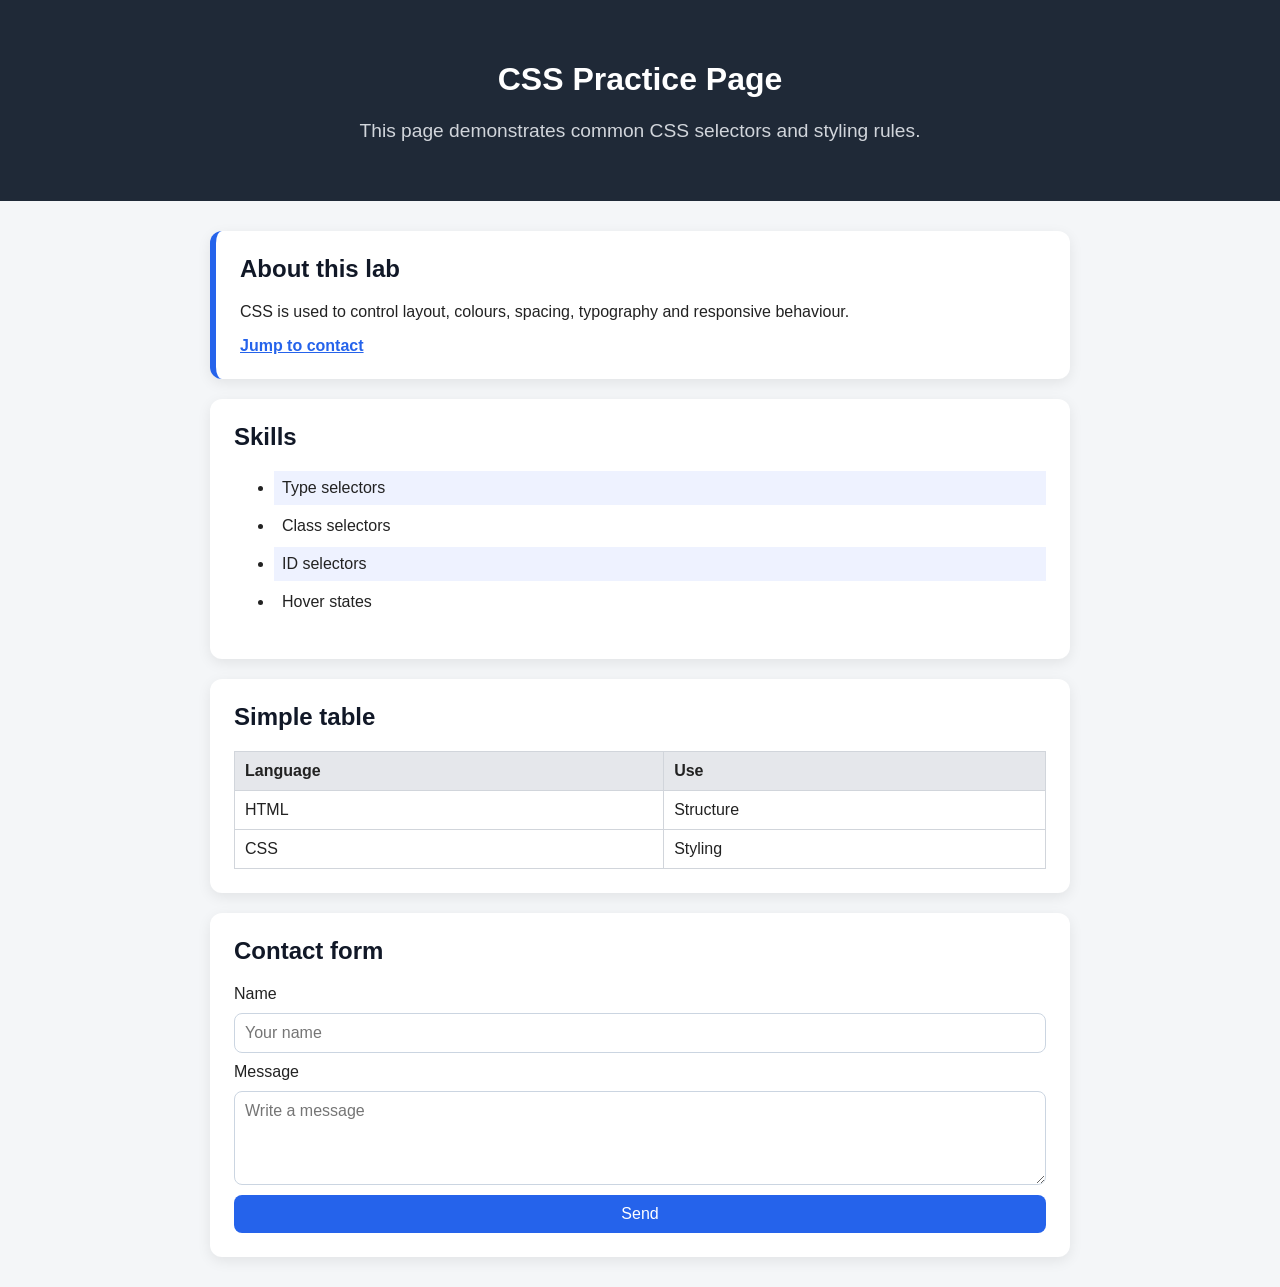
<file: lab-2.2-css/index.html>
<!DOCTYPE html>
<html lang="en">
<head>
  <meta charset="UTF-8">
  <meta name="viewport" content="width=device-width, initial-scale=1.0">
  <title>Lab 2.2 - CSS</title>
  <link rel="stylesheet" href="style.css">
</head>
<body>
  <header id="top">
    <h1>CSS Practice Page</h1>
    <p class="intro">This page demonstrates common CSS selectors and styling rules.</p>
  </header>

  <main>
    <section class="card highlight">
      <h2>About this lab</h2>
      <p>CSS is used to control layout, colours, spacing, typography and responsive behaviour.</p>
      <a href="#contact">Jump to contact</a>
    </section>

    <section class="card">
      <h2>Skills</h2>
      <ul class="skills-list">
        <li>Type selectors</li>
        <li>Class selectors</li>
        <li>ID selectors</li>
        <li>Hover states</li>
      </ul>
    </section>

    <section class="card">
      <h2>Simple table</h2>
      <table>
        <tr><th>Language</th><th>Use</th></tr>
        <tr><td>HTML</td><td>Structure</td></tr>
        <tr><td>CSS</td><td>Styling</td></tr>
      </table>
    </section>

    <section id="contact" class="card">
      <h2>Contact form</h2>
      <form>
        <label for="name">Name</label>
        <input id="name" type="text" placeholder="Your name">
        <label for="message">Message</label>
        <textarea id="message" rows="4" placeholder="Write a message"></textarea>
        <button type="submit">Send</button>
      </form>
    </section>
  </main>
</body>
</html>
</file>
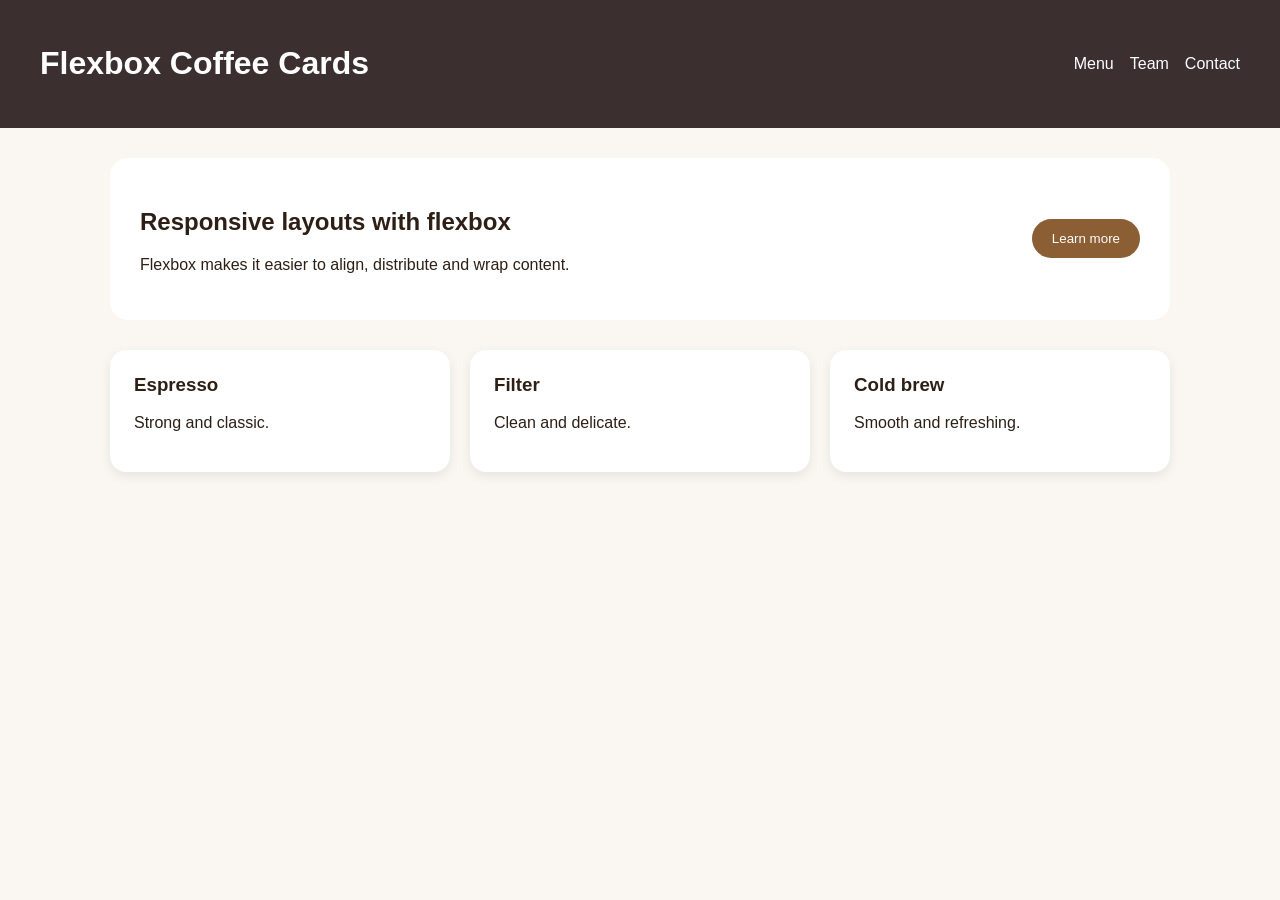
<file: lab-2.3-flexbox/index.html>
<!DOCTYPE html>
<html lang="en">
<head>
  <meta charset="UTF-8">
  <meta name="viewport" content="width=device-width, initial-scale=1.0">
  <title>Lab 2.3 - Flexbox</title>
  <link rel="stylesheet" href="style.css">
</head>
<body>
  <header class="site-header">
    <h1>Flexbox Coffee Cards</h1>
    <nav>
      <a href="#menu">Menu</a>
      <a href="#team">Team</a>
      <a href="#contact">Contact</a>
    </nav>
  </header>

  <main>
    <section class="hero">
      <div>
        <h2>Responsive layouts with flexbox</h2>
        <p>Flexbox makes it easier to align, distribute and wrap content.</p>
      </div>
      <button>Learn more</button>
    </section>

    <section id="menu" class="cards">
      <article class="card"><h3>Espresso</h3><p>Strong and classic.</p></article>
      <article class="card"><h3>Filter</h3><p>Clean and delicate.</p></article>
      <article class="card"><h3>Cold brew</h3><p>Smooth and refreshing.</p></article>
    </section>
  </main>
</body>
</html>
</file>
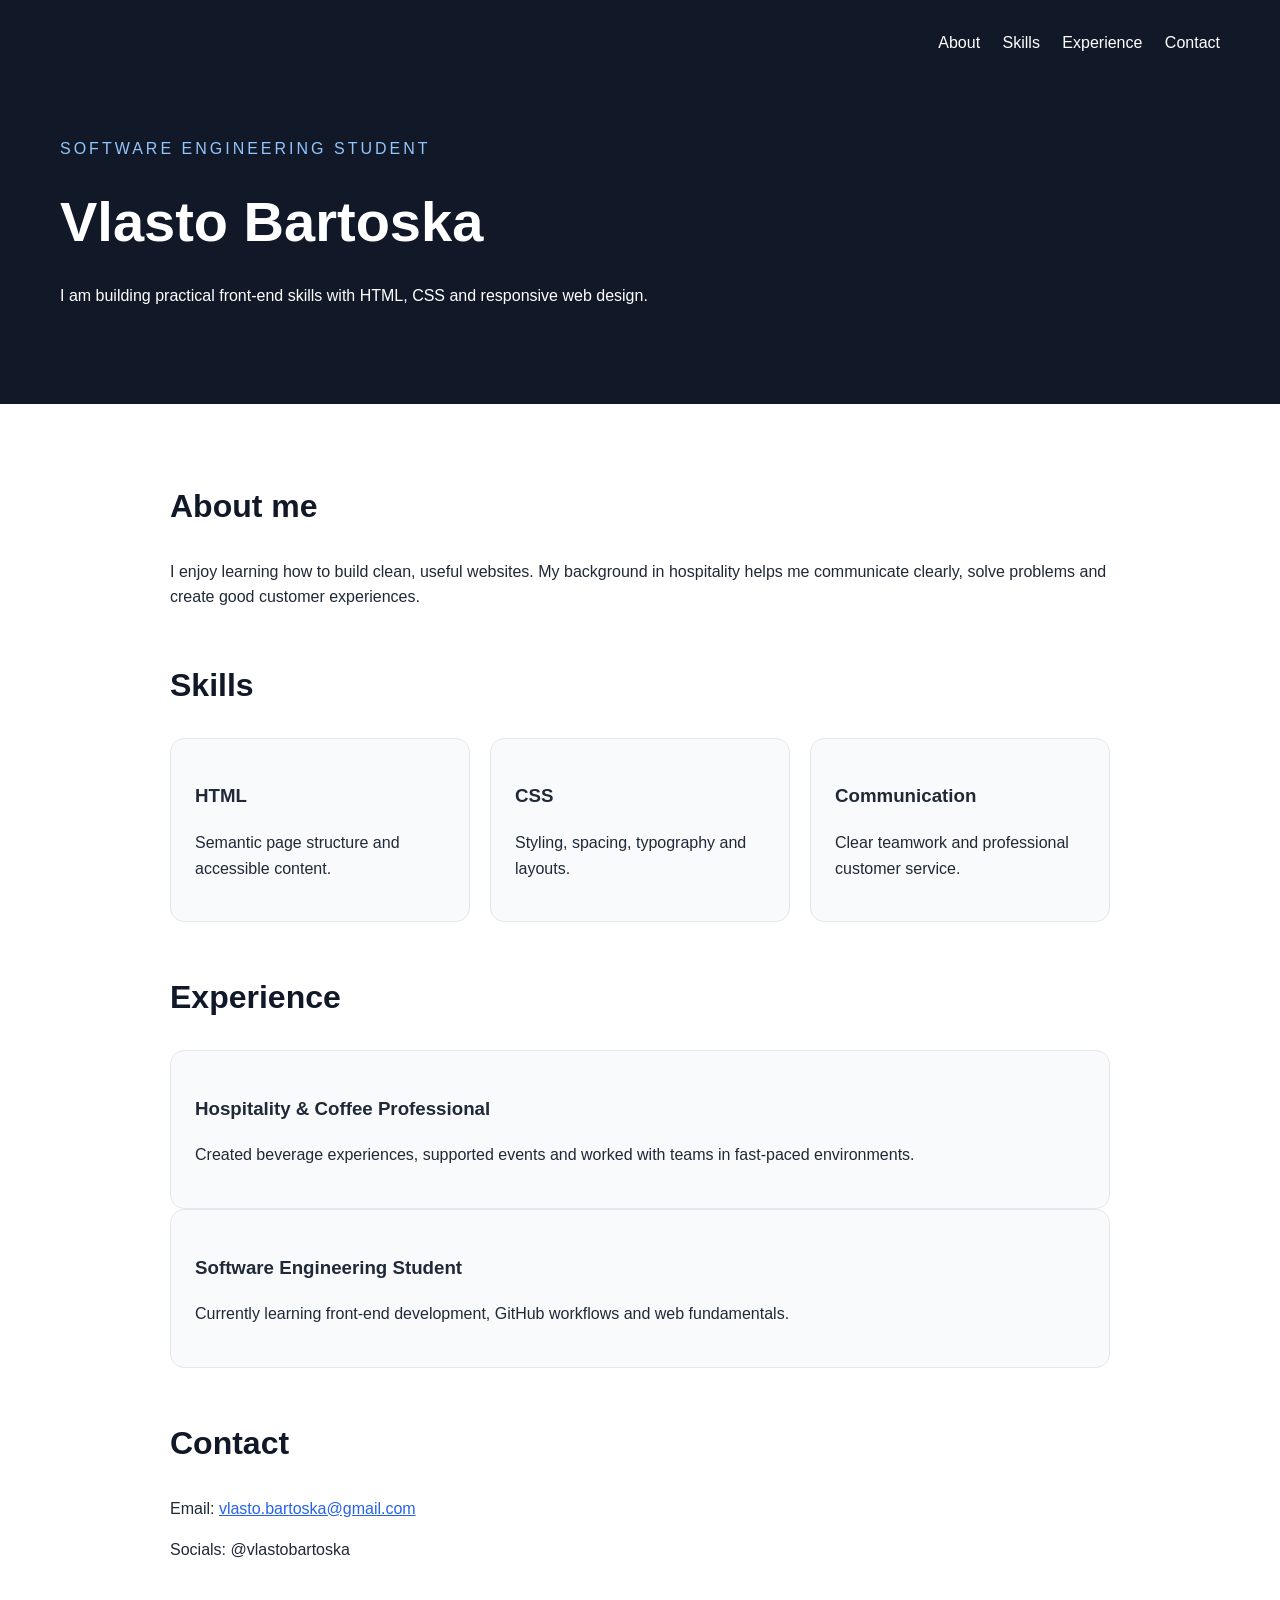
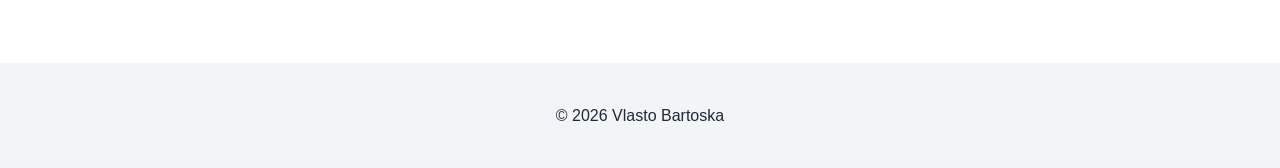
<file: lab-2.4-build-your-own-website/index.html>
<!DOCTYPE html>
<html lang="en">
<head>
  <meta charset="UTF-8">
  <meta name="viewport" content="width=device-width, initial-scale=1.0">
  <title>Vlasto Bartoska - Resume Website</title>
  <link rel="stylesheet" href="style.css">
</head>
<body>
  <header class="hero">
    <nav>
      <a href="#about">About</a>
      <a href="#skills">Skills</a>
      <a href="#experience">Experience</a>
      <a href="#contact">Contact</a>
    </nav>
    <div class="hero-content">
      <p class="eyebrow">Software Engineering Student</p>
      <h1>Vlasto Bartoska</h1>
      <p>I am building practical front-end skills with HTML, CSS and responsive web design.</p>
    </div>
  </header>

  <main>
    <section id="about">
      <h2>About me</h2>
      <p>I enjoy learning how to build clean, useful websites. My background in hospitality helps me communicate clearly, solve problems and create good customer experiences.</p>
    </section>

    <section id="skills">
      <h2>Skills</h2>
      <div class="skill-grid">
        <article><h3>HTML</h3><p>Semantic page structure and accessible content.</p></article>
        <article><h3>CSS</h3><p>Styling, spacing, typography and layouts.</p></article>
        <article><h3>Communication</h3><p>Clear teamwork and professional customer service.</p></article>
      </div>
    </section>

    <section id="experience">
      <h2>Experience</h2>
      <article class="job">
        <h3>Hospitality & Coffee Professional</h3>
        <p>Created beverage experiences, supported events and worked with teams in fast-paced environments.</p>
      </article>
      <article class="job">
        <h3>Software Engineering Student</h3>
        <p>Currently learning front-end development, GitHub workflows and web fundamentals.</p>
      </article>
    </section>

    <section id="contact">
      <h2>Contact</h2>
      <p>Email: <a href="mailto:vlasto.bartoska@gmail.com">vlasto.bartoska@gmail.com</a></p>
      <p>Socials: @vlastobartoska</p>
    </section>
  </main>

  <footer>
    <p>&copy; 2026 Vlasto Bartoska</p>
  </footer>
</body>
</html>
</file>
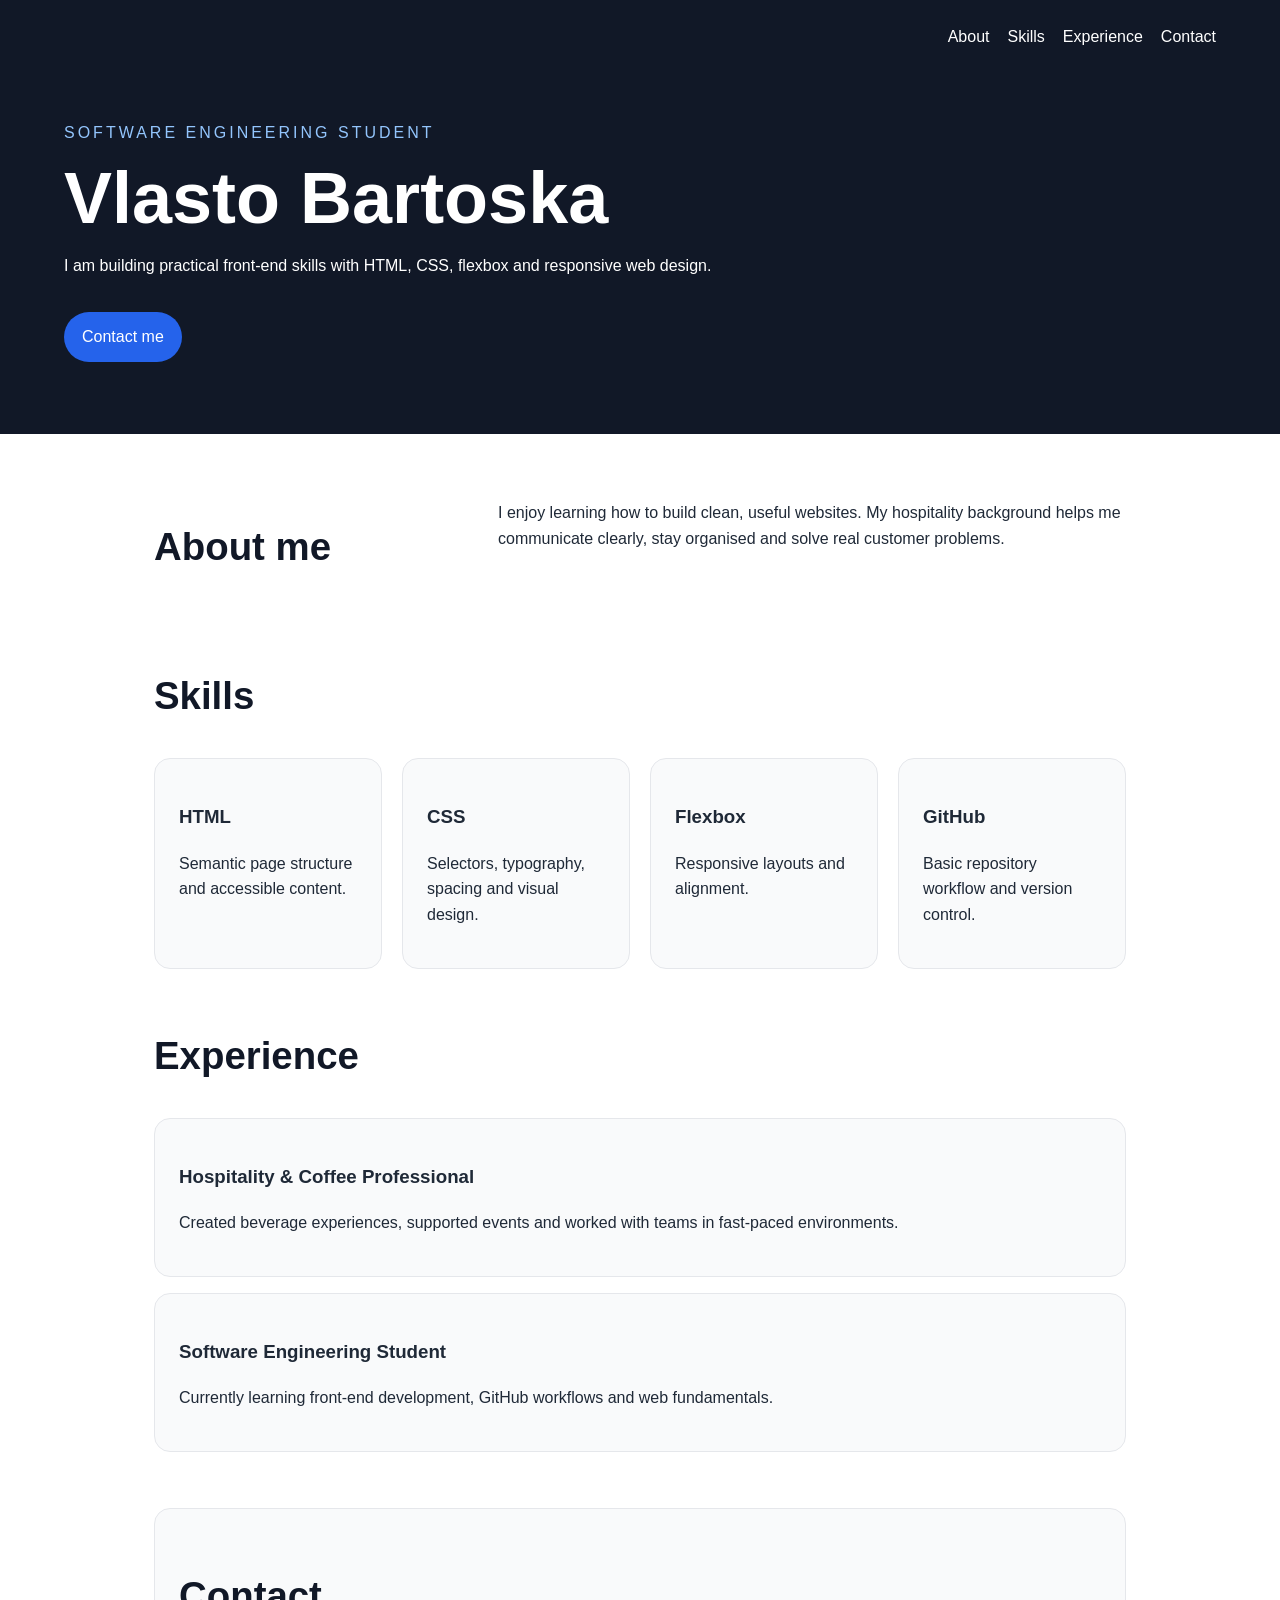
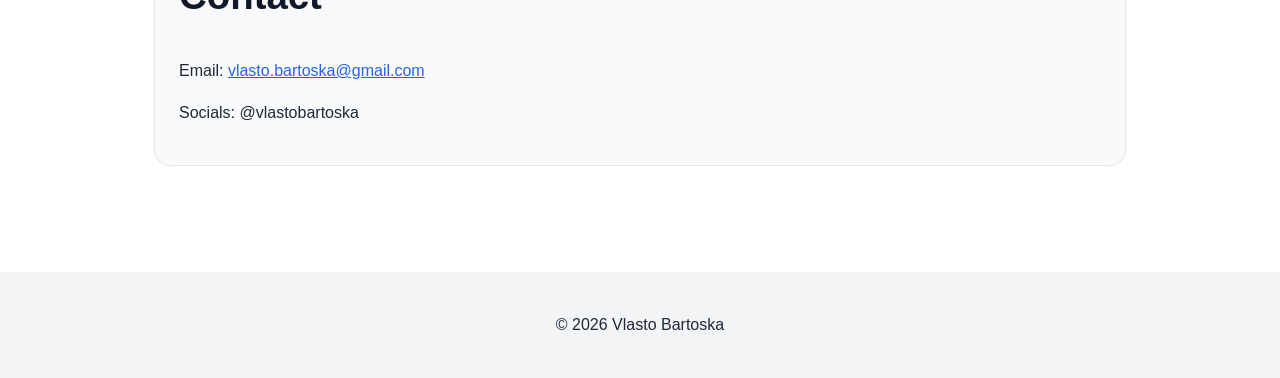
<file: lab-2.5-responsive-website/index.html>
<!DOCTYPE html>
<html lang="en">
<head>
  <meta charset="UTF-8">
  <meta name="viewport" content="width=device-width, initial-scale=1.0">
  <title>Vlasto Bartoska - Responsive Resume</title>
  <link rel="stylesheet" href="style.css">
</head>
<body>
  <header class="hero">
    <nav>
      <a href="#about">About</a>
      <a href="#skills">Skills</a>
      <a href="#experience">Experience</a>
      <a href="#contact">Contact</a>
    </nav>
    <div class="hero-content">
      <p class="eyebrow">Software Engineering Student</p>
      <h1>Vlasto Bartoska</h1>
      <p>I am building practical front-end skills with HTML, CSS, flexbox and responsive web design.</p>
      <a class="button" href="#contact">Contact me</a>
    </div>
  </header>

  <main>
    <section id="about" class="two-column">
      <div>
        <h2>About me</h2>
      </div>
      <p>I enjoy learning how to build clean, useful websites. My hospitality background helps me communicate clearly, stay organised and solve real customer problems.</p>
    </section>

    <section id="skills">
      <h2>Skills</h2>
      <div class="skill-grid">
        <article><h3>HTML</h3><p>Semantic page structure and accessible content.</p></article>
        <article><h3>CSS</h3><p>Selectors, typography, spacing and visual design.</p></article>
        <article><h3>Flexbox</h3><p>Responsive layouts and alignment.</p></article>
        <article><h3>GitHub</h3><p>Basic repository workflow and version control.</p></article>
      </div>
    </section>

    <section id="experience">
      <h2>Experience</h2>
      <article class="job">
        <h3>Hospitality & Coffee Professional</h3>
        <p>Created beverage experiences, supported events and worked with teams in fast-paced environments.</p>
      </article>
      <article class="job">
        <h3>Software Engineering Student</h3>
        <p>Currently learning front-end development, GitHub workflows and web fundamentals.</p>
      </article>
    </section>

    <section id="contact" class="contact-box">
      <h2>Contact</h2>
      <p>Email: <a href="mailto:vlasto.bartoska@gmail.com">vlasto.bartoska@gmail.com</a></p>
      <p>Socials: @vlastobartoska</p>
    </section>
  </main>

  <footer>
    <p>&copy; 2026 Vlasto Bartoska</p>
  </footer>
</body>
</html>
</file>
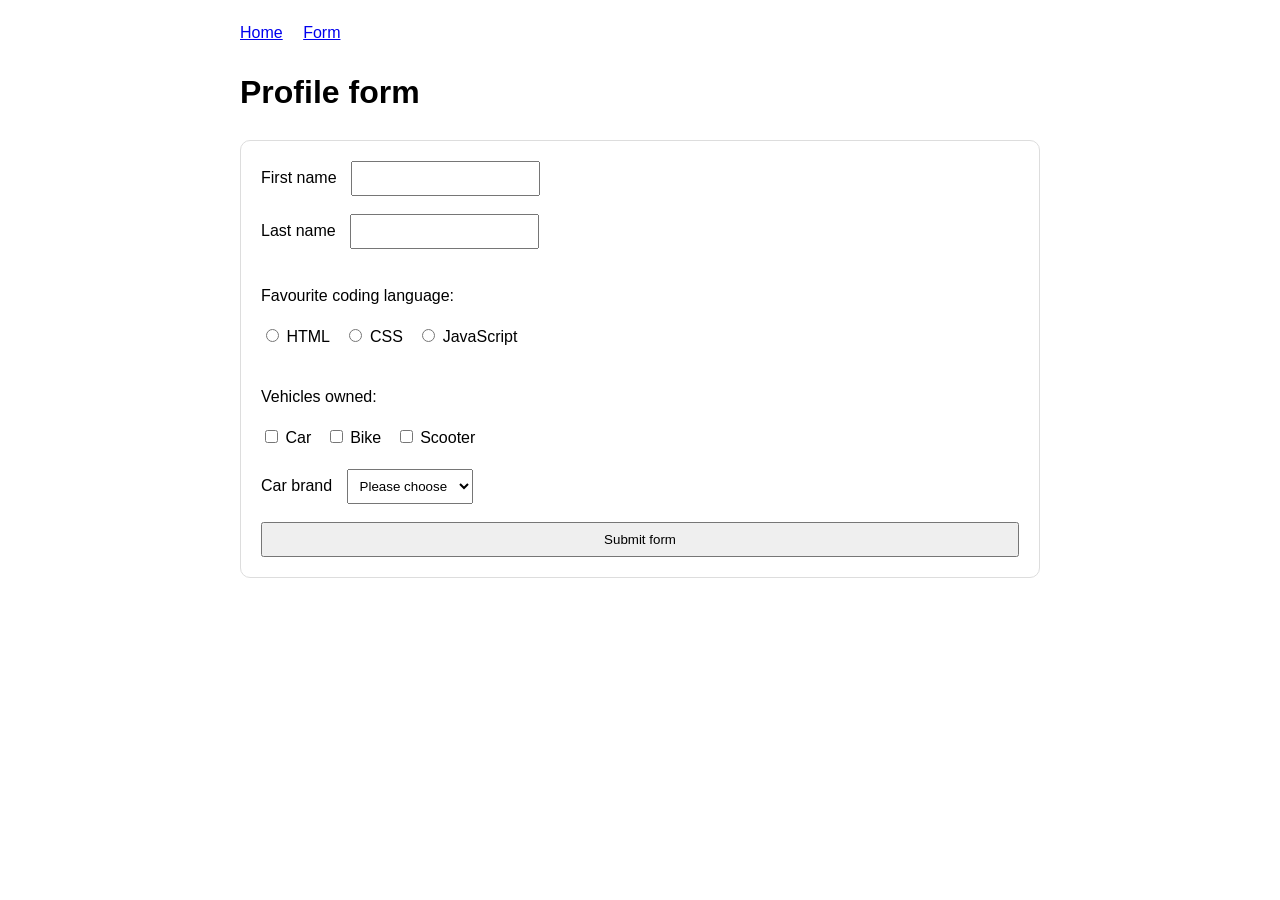
<file: lab-2.1-html/form.html>
<!DOCTYPE html>
<html lang="en">
<head>
  <meta charset="UTF-8">
  <meta name="viewport" content="width=device-width, initial-scale=1.0">
  <title>Lab 2.1 - Form</title>
  <style>
    body { font-family: Arial, sans-serif; max-width: 800px; margin: auto; padding: 20px; line-height: 1.6; }
    nav a { margin-right: 16px; }
    form { display: grid; gap: 18px; padding: 20px; border: 1px solid #ddd; border-radius: 10px; }
    label { margin-right: 10px; }
    input, select, button { padding: 8px; }
  </style>
</head>
<body>
  <nav>
    <a href="index.html">Home</a>
    <a href="form.html">Form</a>
  </nav>

  <h1>Profile form</h1>
  <form method="POST" action="http://127.0.0.1:5500/form.html">
    <div>
      <label for="first-name">First name</label>
      <input id="first-name" name="firstName" type="text" required>
    </div>
    <div>
      <label for="last-name">Last name</label>
      <input id="last-name" name="lastName" type="text" required>
    </div>

    <div>
      <p>Favourite coding language:</p>
      <label><input type="radio" name="language" value="html"> HTML</label>
      <label><input type="radio" name="language" value="css"> CSS</label>
      <label><input type="radio" name="language" value="javascript"> JavaScript</label>
    </div>

    <div>
      <p>Vehicles owned:</p>
      <label><input type="checkbox" name="vehicle" value="car"> Car</label>
      <label><input type="checkbox" name="vehicle" value="bike"> Bike</label>
      <label><input type="checkbox" name="vehicle" value="scooter"> Scooter</label>
    </div>

    <div>
      <label for="car-brand">Car brand</label>
      <select id="car-brand" name="carBrand">
        <option value="">Please choose</option>
        <option value="toyota">Toyota</option>
        <option value="mazda">Mazda</option>
        <option value="hyundai">Hyundai</option>
      </select>
    </div>

    <button type="submit">Submit form</button>
  </form>
</body>
</html>
</file>
<file: lab-2.2-css/style.css>
* { box-sizing: border-box; }
body { margin: 0; font-family: Arial, sans-serif; background: #f4f6f8; color: #222; }
#top { background: #1f2937; color: white; padding: 40px 20px; text-align: center; }
.intro { font-size: 1.2rem; color: #d1d5db; }
main { max-width: 900px; margin: 30px auto; padding: 0 20px; }
.card { background: white; padding: 24px; margin-bottom: 20px; border-radius: 12px; box-shadow: 0 4px 14px rgba(0,0,0,0.08); }
.card h2 { margin-top: 0; color: #111827; }
.highlight { border-left: 6px solid #2563eb; }
a { color: #2563eb; font-weight: bold; }
a:hover { color: #1d4ed8; text-decoration: none; }
.skills-list li:nth-child(odd) { background: #eef2ff; }
.skills-list li { padding: 8px; margin: 4px 0; }
table { width: 100%; border-collapse: collapse; }
th, td { border: 1px solid #d1d5db; padding: 10px; text-align: left; }
th { background: #e5e7eb; }
form { display: grid; gap: 10px; }
input, textarea, button { font: inherit; padding: 10px; border: 1px solid #cbd5e1; border-radius: 8px; }
button { background: #2563eb; color: white; cursor: pointer; border: none; }
button:hover { background: #1d4ed8; }
</file>
<file: lab-2.3-flexbox/style.css>
* { box-sizing: border-box; }
body { margin: 0; font-family: Arial, sans-serif; background: #faf7f2; color: #2d1f16; }
.site-header { display: flex; justify-content: space-between; align-items: center; gap: 20px; padding: 24px 40px; background: #3b2f2f; color: white; flex-wrap: wrap; }
nav { display: flex; gap: 16px; flex-wrap: wrap; }
nav a { color: white; text-decoration: none; }
main { max-width: 1100px; margin: auto; padding: 30px 20px; }
.hero { display: flex; justify-content: space-between; align-items: center; gap: 24px; background: white; padding: 30px; border-radius: 18px; }
button { padding: 12px 20px; border: 0; border-radius: 999px; background: #8b5e34; color: white; }
.cards { display: flex; gap: 20px; margin-top: 30px; flex-wrap: wrap; }
.card { flex: 1 1 240px; background: white; padding: 24px; border-radius: 16px; box-shadow: 0 4px 12px rgba(0,0,0,0.08); }
.card h3 { margin-top: 0; }
@media (max-width: 600px) {
  .site-header, .hero { flex-direction: column; align-items: flex-start; }
}
</file>
<file: lab-2.4-build-your-own-website/style.css>
* { box-sizing: border-box; }
body { margin: 0; font-family: Arial, sans-serif; color: #1f2937; background: #ffffff; line-height: 1.6; }
.hero { background: #111827; color: white; padding: 30px 60px 80px; }
nav { text-align: right; }
nav a { color: white; margin-left: 18px; text-decoration: none; }
.hero-content { max-width: 760px; margin-top: 80px; }
.eyebrow { text-transform: uppercase; letter-spacing: 3px; color: #93c5fd; }
h1 { font-size: 56px; margin: 10px 0; }
main { max-width: 1000px; margin: auto; padding: 50px 30px; }
section { margin-bottom: 50px; }
h2 { font-size: 32px; color: #111827; }
.skill-grid { display: grid; grid-template-columns: repeat(3, 1fr); gap: 20px; }
.skill-grid article, .job { padding: 24px; border: 1px solid #e5e7eb; border-radius: 14px; background: #f9fafb; }
a { color: #2563eb; }
footer { text-align: center; background: #f3f4f6; padding: 24px; }
</file>
<file: lab-2.5-responsive-website/style.css>
* { box-sizing: border-box; }
:root { --dark: #111827; --blue: #2563eb; --light: #f9fafb; --border: #e5e7eb; }
html { scroll-behavior: smooth; }
body { margin: 0; font-family: Arial, sans-serif; color: #1f2937; background: white; line-height: 1.6; }
.hero { background: var(--dark); color: white; padding: 24px 5vw 72px; }
nav { display: flex; justify-content: flex-end; gap: 18px; flex-wrap: wrap; }
nav a { color: white; text-decoration: none; }
.hero-content { max-width: 760px; margin-top: 70px; }
.eyebrow { text-transform: uppercase; letter-spacing: 3px; color: #93c5fd; }
h1 { font-size: clamp(2.4rem, 6vw, 4.5rem); margin: 10px 0; line-height: 1.05; }
h2 { font-size: clamp(1.8rem, 4vw, 2.4rem); color: var(--dark); }
.button { display: inline-block; margin-top: 18px; padding: 12px 18px; background: var(--blue); color: white; border-radius: 999px; text-decoration: none; }
main { max-width: 1100px; margin: auto; padding: 50px 5vw; }
section { margin-bottom: 56px; }
.two-column { display: grid; grid-template-columns: 1fr 2fr; gap: 30px; align-items: start; }
.skill-grid { display: grid; grid-template-columns: repeat(4, 1fr); gap: 20px; }
.skill-grid article, .job, .contact-box { padding: 24px; border: 1px solid var(--border); border-radius: 16px; background: var(--light); }
.job + .job { margin-top: 16px; }
a { color: var(--blue); }
footer { text-align: center; background: #f3f4f6; padding: 24px; }
@media (max-width: 900px) {
  .skill-grid { grid-template-columns: repeat(2, 1fr); }
}
@media (max-width: 640px) {
  nav { justify-content: flex-start; }
  .hero { padding-bottom: 52px; }
  .hero-content { margin-top: 42px; }
  .two-column { grid-template-columns: 1fr; gap: 0; }
  .skill-grid { grid-template-columns: 1fr; }
  main { padding-top: 36px; }
}
</file>
